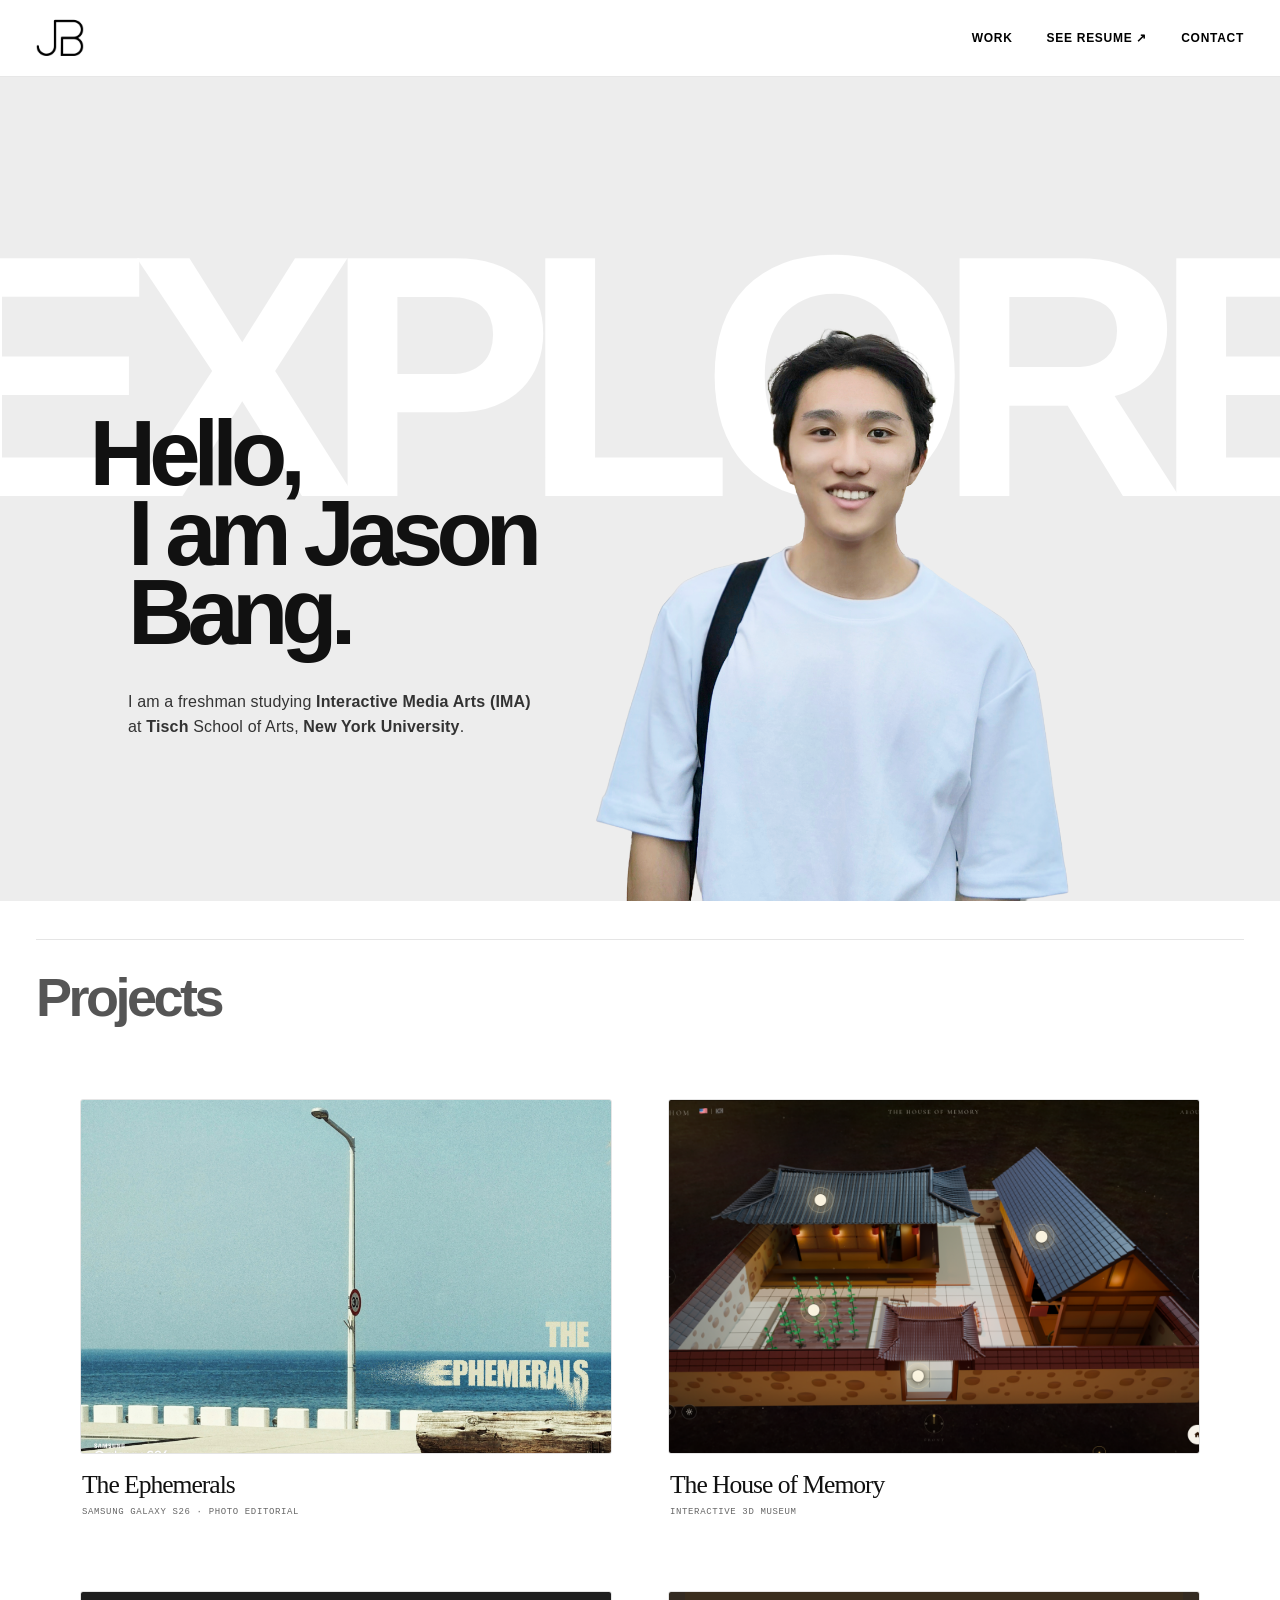
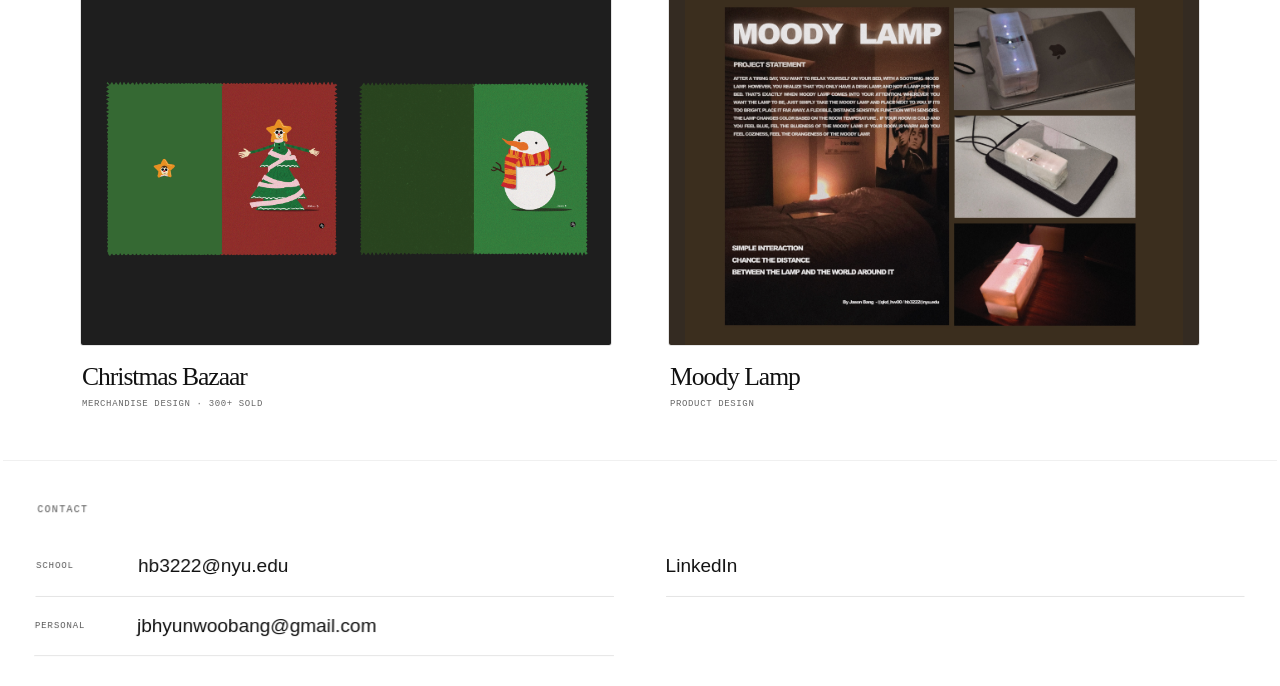
<file: index.html>
<!doctype html>
<html lang="en">
<head>
<meta charset="utf-8" />
<meta http-equiv="Content-Security-Policy" content="default-src 'self'; base-uri 'self'; object-src 'none'; script-src 'self'; style-src 'self' 'unsafe-inline' https://fonts.googleapis.com; font-src 'self' https://fonts.gstatic.com data:; img-src 'self' data: https://jbhyunwoobang.github.io; connect-src 'self'; form-action 'self'; upgrade-insecure-requests">
<meta name="referrer" content="strict-origin-when-cross-origin">
<meta name="viewport" content="width=device-width, initial-scale=1" />
<meta name="theme-color" content="#171816" />
<meta name="description" content="Jason Bang — NYU Tisch Interactive Media Arts student exploring design, code, and interactive experiences." />
<title>Jason Bang — Designer, Maker, Student</title>
<link rel="preconnect" href="https://fonts.googleapis.com"><link rel="preconnect" href="https://fonts.gstatic.com" crossorigin>
<link href="https://fonts.googleapis.com/css2?family=Cormorant+Garamond:wght@400;500;600&family=DM+Mono:wght@400;500&family=Instrument+Sans:wght@400;500;600;700&display=swap" rel="stylesheet">
<style>
:root{--bg:#171816;--surface:#20211f;--surface-2:#252622;--ink:#f4f3ef;--muted:#a4a69e;--subtle:#6e716a;--line:#373934;--blue:#7399c8;--blue-bright:#8db2e2;--sans:'Instrument Sans',Arial,sans-serif;--display:'Cormorant Garamond',Georgia,serif;--mono:'DM Mono',monospace;--page:min(1320px,calc(100% - 72px))}*{box-sizing:border-box}html{scroll-behavior:smooth;scroll-padding-top:100px}body{margin:0;background:var(--bg);color:var(--ink);font-family:var(--sans);-webkit-font-smoothing:antialiased;overflow-x:hidden}a{color:inherit;text-decoration:none}button,a{-webkit-tap-highlight-color:transparent}.grain{position:fixed;inset:0;pointer-events:none;z-index:20;opacity:.065;mix-blend-mode:soft-light;background-image:url("data:image/svg+xml,%3Csvg xmlns='http://www.w3.org/2000/svg' viewBox='0 0 180 180'%3E%3Cfilter id='n'%3E%3CfeTurbulence type='fractalNoise' baseFrequency='.78' numOctaves='3' stitchTiles='stitch'/%3E%3C/filter%3E%3Crect width='100%25' height='100%25' filter='url(%23n)' opacity='.45'/%3E%3C/svg%3E");background-size:180px 180px}.progress{position:fixed;z-index:30;inset:0 auto auto 0;width:100%;height:2px;background:transparent}.progress span{display:block;height:100%;width:0;background:var(--blue-bright);box-shadow:0 0 14px #7399c866}.wrap{width:var(--page);margin-inline:auto}.nav-shell{position:sticky;top:0;z-index:25;border-bottom:1px solid #ffffff12;background:#171816d9;backdrop-filter:blur(14px)}.nav{height:76px;display:flex;align-items:center;justify-content:space-between}.brand{font-size:14px;font-weight:800;letter-spacing:-.04em}.brand sup{font:9px var(--mono);color:var(--blue-bright);margin-left:3px}.navlinks{display:flex;gap:34px}.navlinks a{font:10px var(--mono);letter-spacing:.07em;color:var(--muted);transition:color .2s}.navlinks a:hover,.navlinks a:focus-visible{color:var(--blue-bright)}.status{display:flex;align-items:center;gap:10px;font:9px var(--mono);letter-spacing:.06em;color:var(--muted);text-transform:uppercase}.status i{height:7px;width:7px;background:var(--blue-bright);border-radius:50%;box-shadow:0 0 12px #8db2e280}.hero{position:relative;min-height:calc(100svh - 76px);padding:clamp(80px,11vh,140px) 0 110px;display:grid;grid-template-columns:1.25fr .75fr;align-items:center;gap:30px;isolation:isolate}.eyebrow,.section-label{font:10px var(--mono);letter-spacing:.13em;text-transform:uppercase;color:var(--blue-bright)}.hero .eyebrow{margin:0 0 34px}.hero h1{position:relative;z-index:2;font-size:clamp(74px,10vw,148px);line-height:.85;letter-spacing:-.095em;font-weight:500;margin:0;max-width:850px}.hero h1 span{display:block}.hero h1 span:nth-child(2){margin-left:clamp(70px,13vw,190px)}.hero h1 span:nth-child(3){margin-left:clamp(22px,5vw,72px);font-weight:400}.hero-side{position:relative;z-index:3;align-self:end;padding-bottom:5px;max-width:365px;margin-left:auto}.hero-side p{font-size:15px;line-height:1.8;color:var(--muted);margin:0 0 28px}.link-row{display:flex;align-items:center;gap:24px;flex-wrap:wrap}.button{min-height:46px;padding:0 19px;border:1px solid #ffffff2a;border-radius:999px;display:inline-flex;align-items:center;gap:18px;font:10px var(--mono);letter-spacing:.04em;transition:background .22s,border-color .22s,transform .22s}.button.primary{background:var(--blue);color:#111713;border-color:var(--blue);font-weight:500}.button:hover{transform:translateY(-3px);border-color:var(--blue-bright);background:var(--blue-bright)}.text-link{font:10px var(--mono);letter-spacing:.05em;color:var(--muted);border-bottom:1px solid #71746c;padding:0 0 7px;transition:color .2s,border-color .2s}.text-link:hover{color:var(--ink);border-color:var(--blue-bright)}.hero-art{position:absolute;width:min(34vw,470px);aspect-ratio:1;right:2.7%;top:16%;z-index:1;display:grid;place-items:center;transform:translate3d(0,var(--orb-y,0),0) scale(var(--orb-scale,1));will-change:transform}.orb-ring{position:absolute;inset:6%;border-radius:50%;border:1px solid #7399c844;box-shadow:0 0 85px #7399c81c,inset 0 0 52px #7399c80b}.orb-ring::before,.orb-ring::after{content:"";position:absolute;border:1px solid #7399c82b;border-radius:50%;inset:13%;transform:rotate(32deg) scaleX(.72)}.orb-ring::after{transform:rotate(-36deg) scaleX(.7)}.orb-core{width:52%;aspect-ratio:1;border-radius:50%;display:grid;place-items:center;background:radial-gradient(circle at 35% 30%,#8fb5e1,var(--blue) 44%,#33475f 100%);box-shadow:0 0 80px #7399c83d;color:#111713;font-size:clamp(38px,6vw,76px);font-weight:600;letter-spacing:-.1em}.orb-index{position:absolute;right:4%;bottom:13%;font:9px var(--mono);letter-spacing:.1em;color:var(--muted);writing-mode:vertical-rl}.hero-note{position:absolute;left:0;bottom:42px;display:flex;gap:12px;align-items:center;color:var(--subtle);font:9px var(--mono);letter-spacing:.09em;text-transform:uppercase}.hero-note::before{content:"";width:32px;height:1px;background:var(--blue)}.scroll-cue{position:absolute;right:0;bottom:35px;display:flex;align-items:center;gap:12px;color:var(--subtle);font:9px var(--mono);letter-spacing:.1em;text-transform:uppercase}.scroll-cue b{height:30px;width:18px;border:1px solid #6e716a;border-radius:99px;position:relative}.scroll-cue b::after{content:"";position:absolute;width:2px;height:6px;left:7px;top:6px;background:var(--blue-bright);border-radius:4px;animation:scrollDot 1.3s ease-in-out infinite}@keyframes scrollDot{0%,100%{transform:translateY(0);opacity:1}75%{transform:translateY(9px);opacity:.2}}
.intro{padding:118px 0 145px;border-top:1px solid var(--line);display:grid;grid-template-columns:.75fr 1.25fr;gap:50px}.intro-main{max-width:800px}.intro h2{margin:20px 0 0;font-size:clamp(37px,5vw,66px);line-height:1.06;letter-spacing:-.07em;font-weight:500}.intro h2 em{font-family:Georgia,serif;font-weight:400;color:var(--blue-bright)}.intro-copy{max-width:600px;color:var(--muted);font-size:15px;line-height:1.9;margin:29px 0 0}.work{padding:0 0 140px}.work-top{display:flex;justify-content:space-between;align-items:end;margin-bottom:44px;padding-top:24px;border-top:1px solid var(--line)}.work-top h2{font-size:clamp(43px,6vw,76px);font-weight:500;letter-spacing:-.08em;margin:18px 0 0}.work-meta{font:9px var(--mono);letter-spacing:.08em;text-transform:uppercase;color:var(--subtle)}.project-grid{display:grid;grid-template-columns:repeat(12,1fr);gap:74px 24px;align-items:start}.project{position:relative;display:block}.project:nth-child(1){grid-column:1/8}.project:nth-child(2){grid-column:8/13;margin-top:210px}.project:nth-child(3){grid-column:2/12;margin-top:-6px}.project-visual{position:relative;overflow:hidden;background:var(--surface-2);border:1px solid #ffffff0d;border-radius:3px;transform:scale(.96);transition:transform .9s cubic-bezier(.2,.75,.25,1),border-color .3s;aspect-ratio:1.75}.project:nth-child(2) .project-visual{aspect-ratio:1.1}.project:nth-child(3) .project-visual{aspect-ratio:2.75}.project.is-visible .project-visual{transform:scale(1)}.project:hover .project-visual{transform:scale(1.018);border-color:#7399c877}.project-visual::after{content:"";position:absolute;inset:0;background:linear-gradient(130deg,#7399c81a,transparent 48%);pointer-events:none;opacity:.55;transition:opacity .3s}.project:hover .project-visual::after{opacity:1}.project-index{position:absolute;z-index:2;top:18px;left:20px;font:9px var(--mono);color:#a4a69e;letter-spacing:.1em}.project-caption{display:flex;justify-content:space-between;gap:15px;padding:18px 2px 0;align-items:start}.project-caption h3{font-size:19px;letter-spacing:-.04em;font-weight:500;margin:0 0 6px}.project-caption p{font:9px var(--mono);color:var(--subtle);letter-spacing:.07em;text-transform:uppercase;margin:0}.project-arrow{height:35px;width:35px;border:1px solid var(--line);border-radius:50%;display:grid;place-items:center;color:var(--blue-bright);transition:transform .25s,background .25s,border-color .25s}.project:hover .project-arrow{transform:rotate(45deg);background:var(--blue);border-color:var(--blue);color:#111}.mock-ui{position:absolute;inset:16% 21%;border-radius:9px;background:#1a1b19;border:1px solid #ffffff19;box-shadow:0 28px 80px #0008;display:grid;grid-template-columns:24% 1fr;padding:14px;gap:12px;transform:rotate(-2deg);transition:transform .6s}.project:hover .mock-ui{transform:rotate(0) scale(1.02)}.mock-sidebar{background:#222420;border-radius:5px;padding:13px 9px}.mock-dot{width:18px;height:18px;background:var(--blue);border-radius:5px;margin-bottom:23px}.mock-line{height:4px;width:75%;background:#4b4d46;border-radius:9px;margin:10px 0}.mock-line.short{width:48%}.mock-content{padding:10px}.mock-title{font-size:clamp(14px,1.7vw,24px);font-weight:600;letter-spacing:-.05em;line-height:1.1}.bars{display:flex;align-items:end;gap:8px;height:48%;padding:14px 12px 0;background:#222420;border-radius:6px;margin-top:18px}.bars i{display:block;flex:1;border-radius:4px 4px 0 0;background:var(--blue);height:var(--h)}.phone{position:absolute;left:50%;top:50%;transform:translate(-50%,-50%) rotate(3deg);height:82%;aspect-ratio:.53;background:#171816;border:6px solid #41433d;border-radius:26px;box-shadow:0 25px 65px #0009;padding:13% 10%;transition:transform .55s}.project:hover .phone{transform:translate(-50%,-52%) rotate(0) scale(1.035)}.phone-kicker{font:7px var(--mono);color:var(--subtle)}.phone h4{font-size:clamp(13px,1.8vw,22px);line-height:1.08;letter-spacing:-.06em;margin:12px 0}.phone-metric{height:26%;border-radius:8px;padding:10px;background:#252822;color:var(--muted);font:7px var(--mono)}.phone-metric strong{display:block;color:var(--blue-bright);font:600 19px var(--sans);margin-top:8px}.phone-bars{display:flex;gap:4px;align-items:end;height:24%;margin-top:9px}.phone-bars i{flex:1;background:var(--blue);border-radius:3px 3px 0 0;height:var(--h)}.web-window{position:absolute;inset:9% 11%;background:#1a1b19;border:1px solid #ffffff1c;border-radius:8px;box-shadow:0 24px 64px #0008;overflow:hidden;transform:rotate(1deg);transition:transform .6s}.project:hover .web-window{transform:rotate(0) scale(1.015)}.web-bar{height:23px;background:#292a26;display:flex;gap:5px;align-items:center;padding:0 9px}.web-bar i{width:5px;height:5px;border-radius:50%;background:#696b64}.web-content{height:calc(100% - 23px);background:linear-gradient(105deg,#22211f 0 55%,#34302a 55%);padding:clamp(15px,3vw,36px);position:relative}.web-eyebrow{font:7px var(--mono);color:var(--blue-bright);letter-spacing:.09em}.web-title{font:clamp(25px,4vw,54px) Georgia,serif;line-height:.92;letter-spacing:-.05em;margin-top:15px;position:relative;z-index:2}.web-sun{position:absolute;right:13%;bottom:13%;height:clamp(45px,9vw,112px);aspect-ratio:1;border-radius:50%;background:radial-gradient(circle at 30% 30%,#abc6e9,var(--blue) 70%,#435d7b);box-shadow:0 0 60px #7399c844}.orbit-scene{position:absolute;inset:0;display:grid;place-items:center}.orbit-track{height:2px;width:70%;background:#565952;position:absolute}.orbit-point{position:absolute;height:clamp(13px,2vw,24px);width:clamp(13px,2vw,24px);border-radius:50%;background:var(--blue);left:var(--x);top:calc(50% + var(--y));box-shadow:0 0 20px #7399c855;transition:transform .35s}.project:hover .orbit-point{transform:scale(1.5)}.orbit-point:nth-child(odd){background:#74776f}.orbit-note{position:absolute;bottom:18%;font:8px var(--mono);letter-spacing:.15em;color:#a4a69e}
.about{padding:25px 0 140px;border-top:1px solid var(--line);display:grid;grid-template-columns:.75fr 1.25fr;gap:50px}.about-main{max-width:720px}.about h2{font-size:clamp(38px,5vw,64px);line-height:1.02;letter-spacing:-.075em;font-weight:500;margin:20px 0 24px}.about-copy{font-size:14px;line-height:1.9;color:var(--muted);max-width:620px}.skill-list{display:flex;gap:8px;flex-wrap:wrap;margin-top:24px}.skill-list span{border:1px solid var(--line);padding:8px 11px;border-radius:99px;font:8px var(--mono);color:#c2c4bc;letter-spacing:.03em}.contact{position:relative;overflow:hidden;padding:75px 0 30px;border-top:1px solid var(--line)}.contact-inner{min-height:300px;display:flex;justify-content:space-between;align-items:center;gap:30px}.contact h2{font-size:clamp(51px,8vw,102px);line-height:.9;letter-spacing:-.09em;font-weight:500;margin:24px 0}.contact h2 em{color:var(--blue-bright);font-family:Georgia,serif;font-weight:400}.contact-link{display:grid;place-items:center;width:76px;height:76px;border-radius:50%;background:var(--blue);color:#121613;font-size:28px;transition:transform .3s,background .3s}.contact-link:hover{transform:rotate(45deg) scale(1.12);background:var(--blue-bright)}.footer{border-top:1px solid var(--line);padding-top:20px;margin-top:48px;display:flex;justify-content:space-between;gap:20px;color:var(--subtle);font:8px var(--mono);letter-spacing:.05em}.reveal{opacity:0;transform:translateY(30px);transition:opacity .75s ease,transform .75s cubic-bezier(.2,.75,.25,1)}.reveal.is-visible{opacity:1;transform:translateY(0)}.project.reveal{transform:translateY(35px) scale(.985)}.project.reveal.is-visible{transform:translateY(0) scale(1)}.project-visual{view-timeline-name:--project-view;view-timeline-axis:block;animation:mediaZoom linear both;animation-timeline:--project-view;animation-range:entry 0% cover 38%}@keyframes mediaZoom{from{scale:.9}to{scale:1}}@media(prefers-reduced-motion:reduce){html{scroll-behavior:auto}*,*::before,*::after{animation-duration:.01ms!important;animation-iteration-count:1!important;transition-duration:.01ms!important;scroll-behavior:auto!important}.reveal{opacity:1;transform:none}}
@media(max-width:800px){:root{--page:min(100% - 40px,620px)}.nav{height:66px}.navlinks{gap:17px}.status{display:none}.hero{min-height:calc(100svh - 66px);grid-template-columns:1fr;padding:72px 0 116px;align-content:center;gap:30px}.hero h1{font-size:clamp(65px,14vw,112px)}.hero-art{width:min(44vw,300px);right:0;top:15%;opacity:.9}.hero-side{margin:16px 0 0 10%;max-width:350px}.hero-side p{font-size:14px}.hero-note{bottom:42px}.scroll-cue{bottom:35px}.intro,.about{grid-template-columns:1fr;gap:23px;padding:82px 0 95px}.intro h2{font-size:clamp(38px,8vw,55px)}.work{padding-bottom:96px}.work-top{align-items:start;gap:20px;flex-direction:column;margin-bottom:30px}.work-top h2{font-size:52px}.project-grid{grid-template-columns:1fr;gap:48px}.project:nth-child(1),.project:nth-child(2),.project:nth-child(3){grid-column:1;margin:0}.project-featured{grid-column:1!important;width:100%}.project-thom,.project-christmas,.project-moodies{grid-column:1!important;width:100%;margin:0!important}.project-thom .project-visual{aspect-ratio:1.3!important}.project:nth-child(2){width:86%;margin-left:auto}.project:nth-child(3){width:94%}.project-visual{aspect-ratio:1.45}.project:nth-child(2) .project-visual{aspect-ratio:1.15}.project:nth-child(3) .project-visual{aspect-ratio:1.8}.mock-ui{inset:17% 14%}.contact-inner{min-height:270px}.contact h2{font-size:clamp(52px,10vw,76px)}}
@media(max-width:440px){:root{--page:calc(100% - 34px)}.navlinks{gap:12px}.navlinks a{font-size:8px}.brand{font-size:12px}.hero h1{font-size:clamp(58px,15vw,78px)}.hero-art{width:46vw;right:-4%;top:13%;opacity:.74}.hero-side{margin-left:0;max-width:295px}.hero-side p{max-width:270px}.hero-note{font-size:7px}.scroll-cue{font-size:7px}.contact-inner{align-items:flex-start;flex-direction:column;justify-content:center}.contact-link{width:60px;height:60px}.footer{font-size:7px}.work-meta{font-size:8px}}

/* Editorial type and a touch of analog texture */
.hero h1,.intro h2,.work-top h2,.about h2,.contact h2{font-family:var(--display);font-weight:500;letter-spacing:-.045em}
.hero h1{line-height:.78;letter-spacing:-.055em}
.hero h1 span:nth-child(3){font-weight:400}
.intro h2,.about h2{line-height:.98}
.work-top h2{font-weight:500}
.contact h2{line-height:.82}
.grain{opacity:.055;background-size:140px 140px}
@media(max-width:800px){.hero h1{line-height:.82}.intro h2,.about h2{line-height:1.02}}

/* Time-based 3D field and tactile project depth */
.hero-art{perspective:1000px}
.world-canvas{position:fixed;inset:0;width:100vw;height:100svh;z-index:0;pointer-events:none;opacity:.42;mix-blend-mode:screen}.nav-shell,main{position:relative;z-index:1}
.orb-ring{opacity:.38}
.orb-core{position:relative;z-index:2;background:radial-gradient(circle at 34% 28%,#dce7f3aa,var(--blue) 46%,#33475f 100%);box-shadow:0 0 90px #7399c855,inset -18px -22px 35px #111a2b88;transform:translateZ(24px)}
.intro,.work,.about,.contact{transform-style:preserve-3d;transform:perspective(1400px) rotateX(var(--section-rx,0deg)) translateZ(var(--section-z,0px));transform-origin:50% 50%;transition:transform .22s ease-out}
.intro-main,.about-main,.work-top,.contact-inner{transform:translateZ(22px)}
.intro h2,.about h2,.work-top h2,.contact h2{transform:translateZ(34px)}
.project{perspective:1100px;transform-style:preserve-3d}
.project-visual{transform:perspective(1100px) rotateX(var(--card-rx,0deg)) rotateY(var(--card-ry,0deg)) scale(.96);transform-style:preserve-3d;will-change:transform}
.project.is-visible .project-visual{transform:perspective(1100px) rotateX(var(--card-rx,0deg)) rotateY(var(--card-ry,0deg)) scale(1)}
.project:hover .project-visual{transform:perspective(1100px) rotateX(var(--card-rx,0deg)) rotateY(var(--card-ry,0deg)) scale(1.025)}
.project-index,.project-caption{transition:transform .35s}
.project:hover .project-index{transform:translateZ(26px)}
.project:hover .project-caption{transform:translateY(-3px)}
@media(prefers-reduced-motion:reduce){.world-canvas{display:none}.intro,.work,.about,.contact{transform:none!important}.project-visual,.project.is-visible .project-visual,.project:hover .project-visual{transform:none}}

.project-featured{grid-column:1/13!important;width:100%}.project-thom{grid-column:2/10!important;width:100%;margin-top:10px!important}.project-christmas{grid-column:4/13!important;width:100%;margin-top:-5px!important}.project-moodies{grid-column:3/11!important;width:100%;margin-top:8px!important}.project-moodies .project-visual{aspect-ratio:1.414!important;background:#342b22}.project-moodies .project-cover{object-fit:contain;filter:none}.project-moodies:hover .project-cover{filter:none;transform:scale(1.012)}.project-thom .project-visual{aspect-ratio:1.55!important}.project-thom .project-cover{filter:brightness(.92) saturate(.78)}.project-thom:hover .project-cover{filter:brightness(1) saturate(.95)}.project-featured .project-visual{aspect-ratio:2.05;background:#0b0c0c}.project-cover{position:absolute;inset:0;width:100%;height:100%;object-fit:cover;transition:transform 1.2s cubic-bezier(.18,.7,.2,1),filter .6s;filter:brightness(.78) saturate(.78)}.project-featured:hover .project-cover{transform:scale(1.035);filter:brightness(.95) saturate(.94)}.project-cover-title{position:absolute;z-index:2;right:5%;bottom:8%;font:500 clamp(38px,8vw,110px)/.73 var(--display);letter-spacing:-.06em;color:#f4f3ef;text-shadow:0 4px 36px #0008;transform:translateZ(46px)}.project-cover-title b{font:18px var(--mono);color:var(--blue-bright);vertical-align:top}

/* Keep the project collection balanced and image-led */
#work .project-grid{grid-template-columns:repeat(2,minmax(0,1fr));gap:38px 24px}
#work .project{grid-column:auto!important;width:100%!important;margin:0!important}
#work .project-visual{aspect-ratio:4/3!important;border-radius:3px}
#work .project-cover{filter:none;object-fit:cover}
#work .project:hover .project-cover{filter:none}
#work .project-moodies .project-cover{object-fit:contain;background:#342b22}
@media(max-width:700px){#work .project-grid{grid-template-columns:1fr;gap:30px}#work .project{width:100%!important}}

/* Simple portfolio: clear intro, one large project per row */
.hero{display:flex;min-height:calc(100svh - 76px);padding:clamp(100px,16vh,180px) 0;align-items:center}
.hero-copy{width:100%;max-width:1200px}.hero h1{font-family:var(--display);font-size:clamp(72px,12vw,170px);line-height:.82;letter-spacing:-.065em}.hero h1 span:nth-child(2){margin-left:clamp(24px,8vw,115px);white-space:nowrap}.work-top{margin-bottom:28px;padding-top:10px}.work-top .section-label{font:500 clamp(40px,6vw,76px)/.9 var(--display);color:var(--ink);letter-spacing:-.045em;text-transform:none}.hero-summary{font-size:clamp(16px,2vw,23px);color:var(--muted);margin:35px 0 0 8vw;letter-spacing:.01em}
#work .project-grid{grid-template-columns:repeat(2,minmax(0,1fr));gap:46px 28px}
#work .project{grid-column:auto!important;width:100%!important;margin:0!important}
#work .project-visual{aspect-ratio:4/3!important}
#work .project-caption{padding-top:16px}
.contact-inner{justify-content:flex-start;min-height:0;padding:65px 0 78px}.contact-list{display:grid;grid-template-columns:minmax(0,1.2fr) minmax(0,.8fr);grid-template-areas:"school linkedin" "personal .";column-gap:clamp(32px,6vw,88px);row-gap:0;margin-top:20px;width:min(100%,1100px)}.contact-list a{display:grid;grid-template-columns:130px minmax(0,1fr) 24px;align-items:center;gap:18px;min-width:0;padding:18px 0;border-bottom:1px solid var(--line)}.school-contact{grid-area:school}.linkedin-contact{grid-area:linkedin;grid-template-columns:minmax(0,1fr)!important;min-height:62px}.personal-contact{grid-area:personal}.contact-list span{font:9px var(--mono);letter-spacing:.1em;text-transform:uppercase;color:var(--muted)}.contact-list strong{font-size:clamp(14px,2vw,19px);font-weight:500}.contact-list b{font:16px var(--mono);font-weight:400;color:var(--blue)}.contact-list a:hover strong{color:var(--blue)}
@media(max-width:700px){.hero h1{font-size:clamp(58px,13vw,95px)}.hero h1 span:nth-child(2){margin-left:18px;white-space:normal}.hero-summary{margin-left:18px}.contact-list{grid-template-columns:minmax(0,1fr);grid-template-areas:"school" "personal" "linkedin";column-gap:0}.contact-list a{grid-template-columns:84px minmax(0,1fr) 18px;gap:8px}.contact-list .linkedin-contact{grid-template-columns:minmax(0,1fr)!important;min-height:0}.contact-list strong{font-size:14px}#work .project-grid{gap:42px}}
</style>
<style>
/* Keep project links stationary and make each complete card one stable target. */
#work{transform:none!important;transform-style:flat!important}
#work .project{position:relative;z-index:4;display:block;cursor:pointer;pointer-events:auto;transform:none!important;perspective:none!important;transform-style:flat!important}
#work .project>*{pointer-events:none}
#work .project.reveal,#work .project.reveal.is-visible{opacity:1;transform:none!important;transition:opacity .45s ease}
#work .project .project-visual,#work .project.is-visible .project-visual,#work .project:hover .project-visual{transform:none!important;scale:1!important;animation:none!important;view-timeline-name:none;will-change:auto}
#work .project .project-cover,#work .project:hover .project-cover{transform:none!important;filter:none!important}
#work .project .project-index,#work .project:hover .project-index,#work .project .project-caption,#work .project:hover .project-caption{transform:none!important}
#work .project:focus-visible{outline:2px solid var(--blue-bright);outline-offset:5px}
#work .project-grid{width:min(100%,1120px);margin-inline:auto;column-gap:56px;row-gap:72px}
#work .project-visual{aspect-ratio:3/2!important}
#work .project-thom .project-visual{aspect-ratio:8/5!important}
#work .project-caption{padding:16px 2px 0;min-height:56px}
#work .project-caption h3{font:500 19px/1.15 var(--sans);letter-spacing:-.04em;margin:0 0 7px}
#work .project-caption p{font:9px/1.4 var(--mono);letter-spacing:.07em;text-transform:uppercase;margin:0;color:var(--subtle)}
@media(max-width:700px){#work .project-grid{width:min(100%,520px);row-gap:48px}}
.hero{display:grid;grid-template-columns:minmax(0,1.05fr) minmax(280px,.95fr);gap:clamp(40px,8vw,112px);min-height:calc(100svh - 76px);padding:clamp(70px,10vh,120px) 0;align-items:center}
.hero-copy{max-width:620px;min-width:0}
.hero h1{font-size:clamp(54px,6.4vw,96px);line-height:.9;letter-spacing:-.06em}
.hero h1 span:nth-child(2){margin-left:clamp(18px,3vw,46px);white-space:normal}
.hero-summary{max-width:480px;margin:32px 0 0 clamp(18px,3vw,46px);font-size:clamp(15px,1.4vw,19px)}
.hero-photo{width:92%;max-width:390px;aspect-ratio:4/5;justify-self:end;margin:0;position:relative;overflow:hidden;border:1px solid var(--line);background:linear-gradient(145deg,#252a2e,#1c1e1c 70%);display:grid;place-items:center}
.hero-photo::before{content:"";position:absolute;inset:12px;border:1px solid #ffffff14;pointer-events:none}
.hero-photo span{font:9px var(--mono);letter-spacing:.16em;text-transform:uppercase;color:var(--subtle)}
.hero-photo img{display:block;width:100%;height:100%;object-fit:cover;object-position:center 65%;transform:scale(1.35);transform-origin:center 65%}
@media(max-width:700px){.hero{grid-template-columns:1fr;gap:38px;min-height:auto;padding:75px 0 86px}.hero-copy{max-width:100%}.hero h1{font-size:clamp(56px,11vw,84px)}.hero-summary{margin-left:18px}.hero-photo{width:min(68%,330px);justify-self:center;aspect-ratio:4/5}}
</style>
<link rel="stylesheet" href="assets/light-theme.css">
<link rel="icon" type="image/png" sizes="256x256" href="/assets/jb-logo-exact.png">
<style>.brand{display:flex;align-items:center;width:48px;height:48px}.brand-logo{display:block;width:100%;height:100%;object-fit:contain}</style>
</head>
<body>
<canvas class="world-canvas" id="worldCanvas" aria-hidden="true"></canvas><div class="progress" aria-hidden="true"><span id="progressBar"></span></div><div class="grain" aria-hidden="true"></div><div class="cursor-dot" aria-hidden="true"></div>
<header class="nav-shell"><nav class="nav wrap" aria-label="Main navigation"><a class="brand" href="#top" aria-label="Jason Bang home"><img class="brand-logo" src="/assets/jb-logo-exact.png" alt=""></a><div class="navlinks"><a href="#work">WORK</a><a href="assets/jason-bang-resume.pdf" target="_blank" rel="noopener">SEE RESUME ↗</a><a href="#contact">CONTACT</a></div></nav></header>
<main id="top">
<section class="hero hero-home wrap"><div class="hero-backdrop" aria-hidden="true">EXPLORE</div><div class="hero-copy"><h1 class="reveal"><span>Hello,</span><span>I am Jason Bang.</span></h1><p class="hero-summary reveal">I am a freshman studying <strong>Interactive Media Arts (IMA)</strong><br class="intro-line-break"> at <strong>Tisch</strong> School of Arts, <strong>New York University</strong>.</p></div><img class="hero-portrait" src="assets/jason-bang-hero-current.png" alt="Portrait of Jason Bang"></section>

<section class="work wrap" id="work"><div class="work-top reveal"><div><div class="section-label">Projects</div></div></div><div class="project-grid"><a class="project project-featured reveal" href="projects/the-ephemerals.html" aria-label="View project details for The Ephemerals"><div class="project-visual"><img class="project-cover" src="assets/the-ephemerals/pages/page-02.jpg" alt="Second page of The Ephemerals photo editorial"></div><div class="project-caption"><div><h3>The Ephemerals</h3><p>Samsung Galaxy S26 · Photo editorial</p></div></div></a><a class="project project-thom reveal" href="https://jbhyunwoobang.github.io/thom/?v=2" target="_blank" rel="noopener" aria-label="Open THOM: The House of Memory interactive museum"><div class="project-visual"><img class="project-cover thom-cover" src="assets/thom-cover.png" alt="THOM museum interface showing its interactive 3D reconstruction of the family hanok, navigation, and hotspots"></div><div class="project-caption"><div><h3>The House of Memory</h3><p>Interactive 3D museum</p></div></div></a><a class="project project-christmas reveal" href="projects/christmas-bazaar.html" aria-label="View project details for Christmas Bazaar"><div class="project-visual"><img class="project-cover" src="assets/christmas-bazaar/design-cover.png" alt="Christmas Bazaar holiday illustrations featuring a Christmas tree character and snowman"></div><div class="project-caption"><div><h3>Christmas Bazaar</h3><p>Merchandise design · 300+ sold</p></div></div></a><a class="project project-moodies reveal" href="projects/moody-lamp.html" aria-label="View project details for Moody Lamp"><div class="project-visual"><img class="project-cover" src="assets/moody-lamp.jpg" alt="Moody Lamp concept board showing a handmade mood-sensitive bedside lamp and prototype photos"></div><div class="project-caption"><div><h3>Moody Lamp</h3><p>Product design</p></div></div></a></div></section>

<section class="contact" id="contact"><div class="wrap"><div class="contact-inner reveal"><div><div class="section-label">Contact</div><div class="contact-list"><a class="school-contact" href="https://mail.google.com/mail/?view=cm&amp;fs=1&amp;to=hb3222%40nyu.edu" target="_blank" rel="noopener"><span>School</span><strong>hb3222@nyu.edu</strong></a><a class="linkedin-contact" href="https://www.linkedin.com/in/jason-bang-938430426/" target="_blank" rel="noopener"><strong>LinkedIn</strong></a><a class="personal-contact" href="https://mail.google.com/mail/?view=cm&amp;fs=1&amp;to=jbhyunwoobang%40gmail.com" target="_blank" rel="noopener"><span>Personal</span><strong>jbhyunwoobang@gmail.com</strong></a></div></div></div></div></section>
</main>
<script src="assets/home.js" defer></script>
</body>
</html>
</file>
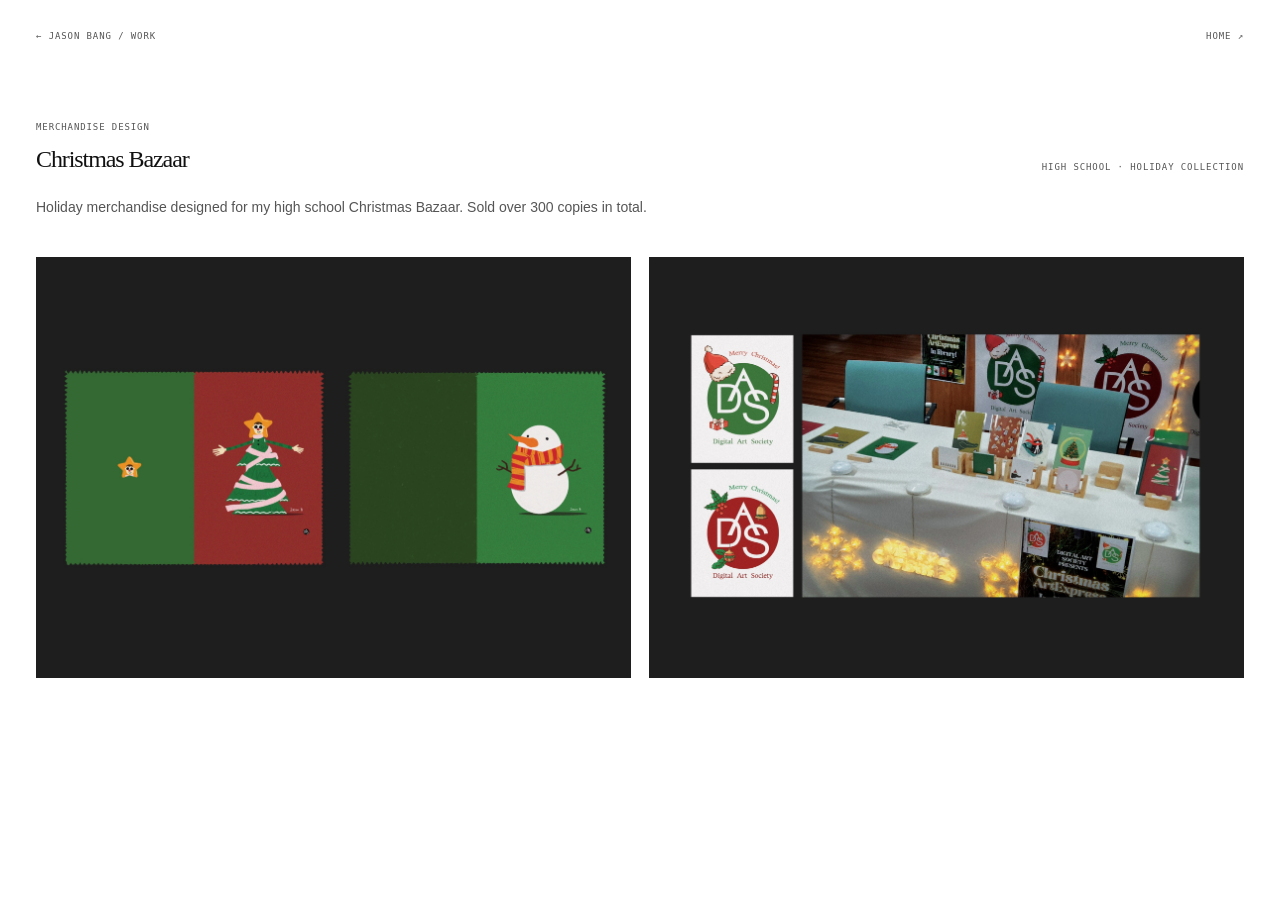
<file: projects/christmas-bazaar.html>
<!doctype html>
<html lang="en">
<head>
<meta charset="utf-8">
<meta http-equiv="Content-Security-Policy" content="default-src 'self'; base-uri 'self'; object-src 'none'; script-src 'self'; style-src 'self' 'unsafe-inline' https://fonts.googleapis.com; font-src 'self' https://fonts.gstatic.com data:; img-src 'self' data: https://jbhyunwoobang.github.io; connect-src 'self'; form-action 'self'; upgrade-insecure-requests">
<meta name="referrer" content="strict-origin-when-cross-origin"><meta name="viewport" content="width=device-width, initial-scale=1"><meta name="theme-color" content="#171816">
<title>Christmas Bazaar — Jason Bang</title>
<link rel="preconnect" href="https://fonts.googleapis.com"><link rel="preconnect" href="https://fonts.gstatic.com" crossorigin><link href="https://fonts.googleapis.com/css2?family=Cormorant+Garamond:wght@400;500;600&family=DM+Mono:wght@400;500&family=Instrument+Sans:wght@400;500;600;700&display=swap" rel="stylesheet">
<style>
:root{--bg:#171816;--ink:#f4f3ef;--muted:#a4a69e;--line:#373934;--blue:#8db2e2;--serif:'Cormorant Garamond',Georgia,serif;--mono:'DM Mono',monospace;--page:min(1320px,calc(100% - 72px))}*{box-sizing:border-box}body{margin:0;background:var(--bg);color:var(--ink)}.grain{position:fixed;inset:0;pointer-events:none;z-index:20;opacity:.05;mix-blend-mode:soft-light;background:url("data:image/svg+xml,%3Csvg xmlns='http://www.w3.org/2000/svg' viewBox='0 0 180 180'%3E%3Cfilter id='n'%3E%3CfeTurbulence type='fractalNoise' baseFrequency='.78' numOctaves='3' stitchTiles='stitch'/%3E%3C/filter%3E%3Crect width='100%25' height='100%25' filter='url(%23n)' opacity='.45'/%3E%3C/svg%3E") repeat;background-size:140px}.wrap{width:var(--page);margin:auto}.nav{height:72px;border-bottom:1px solid #ffffff18;display:flex;justify-content:space-between;align-items:center}.nav a,.label{font:9px var(--mono);letter-spacing:.1em;text-transform:uppercase;color:var(--muted);text-decoration:none}.nav a:hover{color:var(--blue)}.heading{padding:50px 0 24px;display:flex;justify-content:space-between;align-items:end;gap:20px}.heading h1{font:500 24px/1.1 var(--serif);letter-spacing:-.045em;margin:14px 0 0}.heading p{font:9px var(--mono);color:var(--muted);text-transform:uppercase;letter-spacing:.1em;margin:0}.description{font:14px/1.6 Instrument Sans,Arial,sans-serif;color:var(--muted);max-width:760px;margin:0 0 38px;padding:0}.images{display:grid;grid-template-columns:1fr 1fr;gap:18px;padding-bottom:70px}.images img{display:block;width:100%;aspect-ratio:1.414;object-fit:contain;background:#20211f;transition:transform .6s,filter .4s}.images a{overflow:hidden;display:block;background:#20211f}.images a:hover img{transform:scale(1.018);filter:brightness(1.08)}dialog#bazaar-lightbox{width:min(94vw,1400px);max-height:92vh;padding:0;border:1px solid #ddd;background:#fff}dialog#bazaar-lightbox img{display:block;max-width:100%;max-height:86vh;margin:auto;object-fit:contain}dialog#bazaar-lightbox button{position:fixed;top:20px;right:20px;width:42px;height:42px;border-radius:50%;border:1px solid #555;background:#fff;color:#111;font-size:20px;cursor:pointer}dialog#bazaar-lightbox::backdrop{background:rgba(0,0,0,.72);backdrop-filter:blur(6px)}.footer{border-top:1px solid var(--line);padding:18px 0 26px;display:flex;justify-content:space-between;gap:20px;font:8px var(--mono);letter-spacing:.08em;color:var(--muted)}.footer a{color:inherit;text-decoration:none}.footer a:hover{color:var(--blue)}@media(max-width:700px){:root{--page:calc(100% - 32px)}.heading{align-items:start;flex-direction:column;padding-top:36px}.images{grid-template-columns:1fr;gap:14px}.footer{font-size:7px;flex-wrap:wrap}}
</style>
<link rel="stylesheet" href="../assets/light-theme.css">
<link rel="icon" type="image/png" sizes="256x256" href="/assets/jb-logo-exact.png">
</head>
<body><div class="grain" aria-hidden="true"></div><header class="wrap"><nav class="nav"><a href="../index.html#work">← JASON BANG / WORK</a><a href="../index.html">HOME ↗</a></nav></header><main class="wrap"><section class="heading"><div><div class="label">Merchandise design</div><h1>Christmas Bazaar</h1></div><p>High school · Holiday collection</p></section><p class="description">Holiday merchandise designed for my high school Christmas Bazaar. Sold over 300 copies in total.</p><section class="images" aria-label="Christmas Bazaar merchandise design"><a href="../assets/christmas-bazaar/design-cover.jpg"><img src="../assets/christmas-bazaar/design-cover.jpg" alt="Christmas-themed high school bazaar merchandise illustrations"></a><a href="../assets/christmas-bazaar/bazaar-display.jpg"><img src="../assets/christmas-bazaar/bazaar-display.jpg" alt="Designed holiday products displayed at the Christmas Bazaar"></a></section></main><dialog id="bazaar-lightbox" aria-label="Full-size Christmas Bazaar image"><button type="button" aria-label="Close image">×</button><img alt=""></dialog><div class="cursor-dot" aria-hidden="true"></div>


<script src="../assets/projects.js" defer></script>
</body>
</html>
</file>
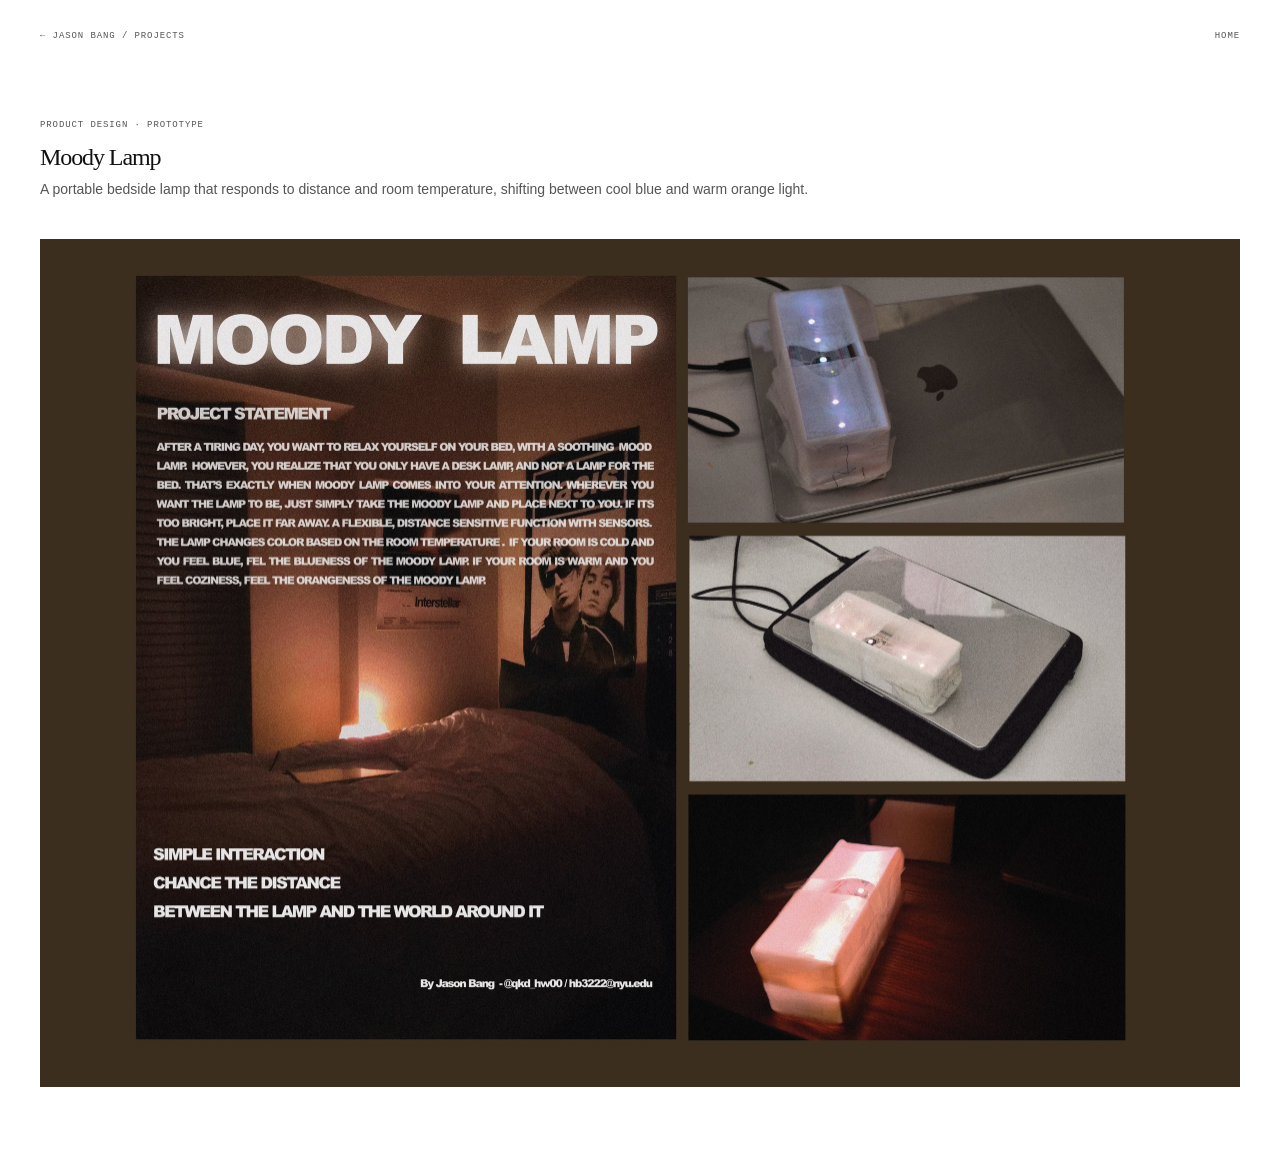
<file: projects/moody-lamp.html>
<!doctype html>
<html lang="en"><head><meta charset="utf-8">
<meta http-equiv="Content-Security-Policy" content="default-src 'self'; base-uri 'self'; object-src 'none'; script-src 'self'; style-src 'self' 'unsafe-inline' https://fonts.googleapis.com; font-src 'self' https://fonts.gstatic.com data:; img-src 'self' data: https://jbhyunwoobang.github.io; connect-src 'self'; form-action 'self'; upgrade-insecure-requests">
<meta name="referrer" content="strict-origin-when-cross-origin"><meta name="viewport" content="width=device-width, initial-scale=1"><meta name="theme-color" content="#171816"><title>Moody Lamp — Jason Bang</title><link rel="preconnect" href="https://fonts.googleapis.com"><link rel="preconnect" href="https://fonts.gstatic.com" crossorigin><link href="https://fonts.googleapis.com/css2?family=Cormorant+Garamond:wght@400;500;600&family=DM+Mono:wght@400;500&family=Instrument+Sans:wght@400;500;600;700&display=swap" rel="stylesheet"><style>
:root{--bg:#171816;--ink:#f4f3ef;--muted:#a4a69e;--line:#373934;--blue:#8db2e2;--page:min(1200px,calc(100% - 64px))}*{box-sizing:border-box}body{margin:0;background:var(--bg);color:var(--ink);font-family:'Instrument Sans',Arial,sans-serif}a{color:inherit;text-decoration:none}.wrap{width:var(--page);margin:auto}.nav{height:72px;border-bottom:1px solid #ffffff20;display:flex;justify-content:space-between;align-items:center}.nav a,.eyebrow{font:9px 'DM Mono',monospace;letter-spacing:.1em;text-transform:uppercase;color:var(--muted)}.nav a:hover,.cta:hover{color:var(--blue)}main{padding:48px 0 72px}.eyebrow{margin:0 0 14px}h1{font:500 24px/1.1 'Cormorant Garamond',Georgia,serif;letter-spacing:-.045em;margin:0 0 8px}.description{font-size:14px;line-height:1.6;color:var(--muted);max-width:900px;margin:0 0 38px}.cover{width:100%;display:block;object-fit:contain;background:#20211f}.cta{display:inline-flex;margin-top:26px;border-bottom:1px solid #ffffff55;padding-bottom:8px;font:10px 'DM Mono',monospace;letter-spacing:.06em;text-transform:uppercase}.foot{margin-top:60px;border-top:1px solid var(--line);padding-top:18px;font:9px 'DM Mono',monospace;color:var(--muted);display:flex;justify-content:space-between}@media(max-width:600px){:root{--page:calc(100% - 32px)}main{padding-top:36px}.foot{font-size:8px}}
</style><link rel="stylesheet" href="../assets/light-theme.css">
<link rel="icon" type="image/png" sizes="256x256" href="/assets/jb-logo-exact.png">
</head><body><header class="wrap"><nav class="nav"><a href="../index.html#work">← JASON BANG / PROJECTS</a><a href="../index.html">HOME</a></nav></header><main class="wrap"><p class="eyebrow">Product design · Prototype</p><h1>Moody Lamp</h1><p class="description">A portable bedside lamp that responds to distance and room temperature, shifting between cool blue and warm orange light.</p><img class="cover" src="../assets/moody-lamp.jpg" alt="Moody Lamp concept board and prototype photographs"></main><div class="cursor-dot" aria-hidden="true"></div>

<script src="../assets/projects.js" defer></script>
</body></html>
</file>
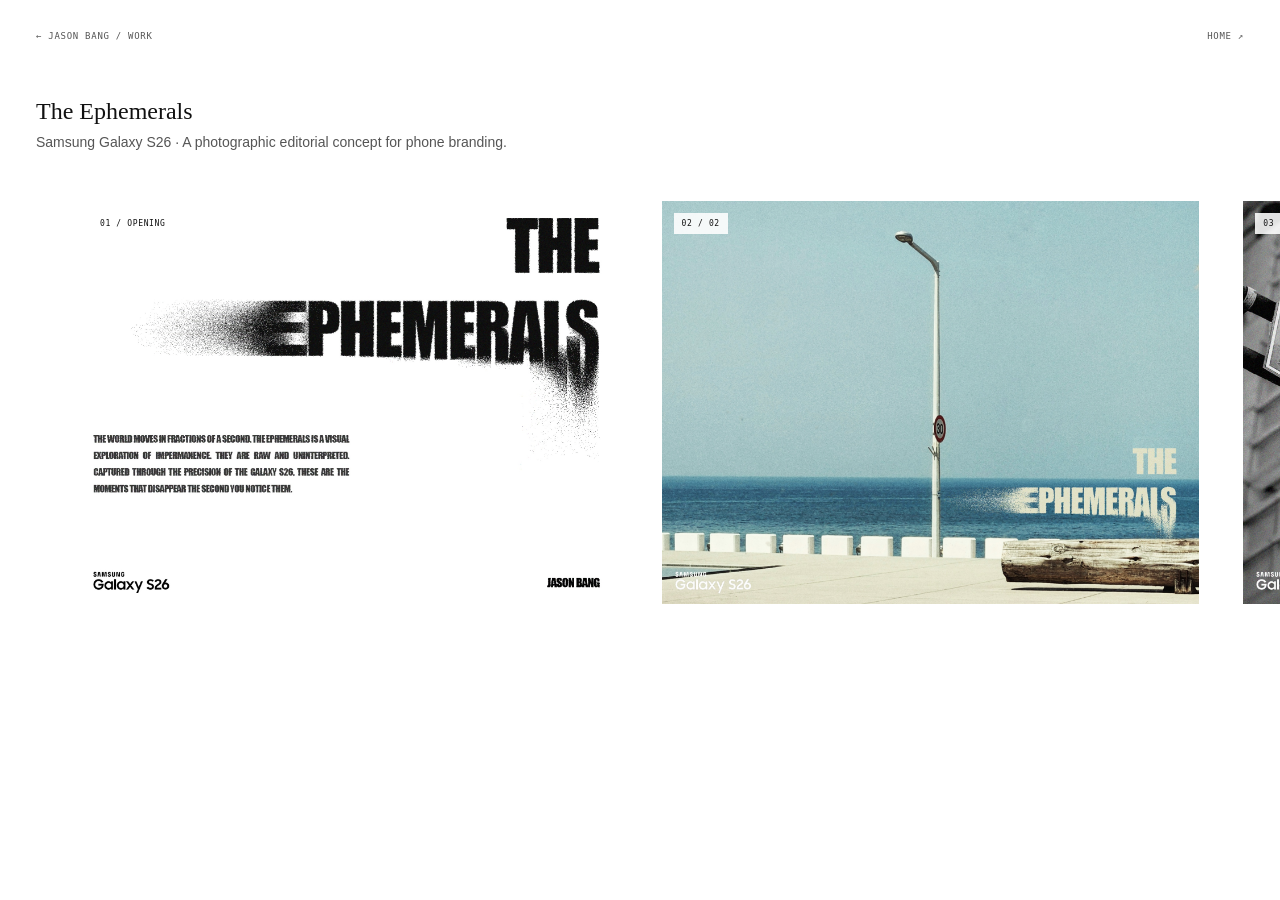
<file: projects/the-ephemerals.html>
<!doctype html>
<html lang="en">
<head>
<meta charset="utf-8">
<meta http-equiv="Content-Security-Policy" content="default-src 'self'; base-uri 'self'; object-src 'none'; script-src 'self'; style-src 'self' 'unsafe-inline' https://fonts.googleapis.com; font-src 'self' https://fonts.gstatic.com data:; img-src 'self' data: https://jbhyunwoobang.github.io; connect-src 'self'; form-action 'self'; upgrade-insecure-requests">
<meta name="referrer" content="strict-origin-when-cross-origin"><meta name="viewport" content="width=device-width, initial-scale=1">
<meta name="theme-color" content="#171816"><meta name="description" content="The Ephemerals — Samsung Galaxy S26 photographic editorial concept by Jason Bang.">
<title>The Ephemerals — Jason Bang</title>
<link rel="preconnect" href="https://fonts.googleapis.com"><link rel="preconnect" href="https://fonts.gstatic.com" crossorigin>
<link href="https://fonts.googleapis.com/css2?family=Cormorant+Garamond:wght@400;500;600&family=DM+Mono:wght@400;500&family=Instrument+Sans:wght@400;500;600;700&display=swap" rel="stylesheet">
<style>
:root{--bg:#171816;--ink:#f4f3ef;--muted:#a4a69e;--line:#373934;--blue:#8db2e2;--sans:'Instrument Sans',Arial,sans-serif;--serif:'Cormorant Garamond',Georgia,serif;--mono:'DM Mono',monospace;--page:min(1320px,calc(100% - 72px))}*{box-sizing:border-box}html{scroll-behavior:smooth}body{margin:0;background:var(--bg);color:var(--ink);font-family:var(--sans)}.grain{position:fixed;inset:0;pointer-events:none;z-index:20;opacity:.05;mix-blend-mode:soft-light;background:url("data:image/svg+xml,%3Csvg xmlns='http://www.w3.org/2000/svg' viewBox='0 0 180 180'%3E%3Cfilter id='n'%3E%3CfeTurbulence type='fractalNoise' baseFrequency='.78' numOctaves='3' stitchTiles='stitch'/%3E%3C/filter%3E%3Crect width='100%25' height='100%25' filter='url(%23n)' opacity='.45'/%3E%3C/svg%3E") repeat;background-size:140px}.wrap{width:var(--page);margin:auto}.nav{height:72px;display:flex;justify-content:space-between;align-items:center;border-bottom:1px solid #ffffff18}.nav a{font:9px var(--mono);letter-spacing:.08em;text-transform:uppercase;text-decoration:none;color:var(--muted)}.nav a:hover{color:var(--blue)}.hero{position:relative;margin:20px 0 30px;overflow:hidden;height:min(68vw,680px);min-height:340px;background:#111}.hero img{width:100%;height:100%;object-fit:cover;filter:brightness(.75);animation:arrive 1.1s ease both}.hero h1{position:absolute;left:5%;bottom:4%;margin:0;font:500 clamp(52px,11vw,148px)/.72 var(--serif);letter-spacing:-.06em;text-shadow:0 4px 36px #0008}.hero h1 span{display:block}.hero h1 span:last-child{margin-left:.3em}.label{position:absolute;top:20px;left:20px;font:8px var(--mono);text-transform:uppercase;letter-spacing:.12em;background:#171816b8;padding:10px 12px}.project-note{padding:26px 0 18px;color:var(--muted);font:14px/1.6 var(--sans)}.project-note strong{display:block;margin-bottom:6px;color:var(--ink);font:500 24px var(--serif)}.gallery{display:grid;grid-template-columns:repeat(12,1fr);gap:20px;padding-bottom:70px}.photo{position:relative;overflow:hidden;background:#222;cursor:zoom-in;transform-style:preserve-3d;perspective:800px}.photo img{display:block;width:100%;height:100%;object-fit:cover;transition:transform .7s,filter .4s;filter:saturate(.88)}.photo:hover img{transform:scale(1.03);filter:saturate(1)}.photo:nth-child(1){grid-column:1/8;aspect-ratio:1.62}.photo:nth-child(2){grid-column:9/13;aspect-ratio:.82;margin-top:130px}.photo:nth-child(3){grid-column:2/7;aspect-ratio:1.3;margin-top:18px}.photo:nth-child(4){grid-column:8/13;aspect-ratio:1.28;margin-top:120px}.photo:nth-child(5){grid-column:1/6;aspect-ratio:1.1}.photo:nth-child(6){grid-column:7/13;aspect-ratio:1.48;margin-top:90px}.photo:nth-child(7){grid-column:2/8;aspect-ratio:1.38}.photo:nth-child(8){grid-column:9/13;aspect-ratio:.95;margin-top:85px}.photo:nth-child(9){grid-column:3/11;aspect-ratio:1.7;margin-top:20px}.photo span{position:absolute;top:12px;left:12px;font:8px var(--mono);letter-spacing:.08em;text-shadow:0 1px 8px #000}.foot{border-top:1px solid var(--line);padding:18px 0 28px;display:flex;justify-content:space-between;gap:20px;font:8px var(--mono);letter-spacing:.08em;color:var(--muted)}.foot a{color:inherit;text-decoration:none}.foot a:hover{color:var(--blue)}dialog{width:min(94vw,1400px);max-height:92vh;padding:0;border:1px solid #ffffff2a;background:#111}dialog::backdrop{background:#050606e8;backdrop-filter:blur(8px)}dialog img{display:block;max-width:100%;max-height:86vh;margin:auto;object-fit:contain}dialog button{position:fixed;top:20px;right:20px;width:42px;height:42px;border-radius:50%;border:1px solid #ffffff66;background:#171816;color:white;font-size:20px}@keyframes arrive{from{transform:scale(1.08)}to{transform:scale(1)}}@media(max-width:720px){:root{--page:calc(100% - 32px)}.hero{height:72vh;min-height:420px}.gallery{grid-template-columns:1fr;gap:15px}.photo:nth-child(n){grid-column:1;aspect-ratio:1.28;margin:0}.photo:nth-child(2),.photo:nth-child(8){width:82%;justify-self:end;aspect-ratio:.95}.foot{font-size:7px;flex-wrap:wrap}}@media(prefers-reduced-motion:reduce){*,*::before,*::after{scroll-behavior:auto!important;animation-duration:.01ms!important;transition-duration:.01ms!important}}
</style>
<style>
.gallery{display:flex;gap:44px;width:100vw;margin:0 0 0 calc(50% - 50vw);padding:30px max(32px,calc((100vw - 1120px)/2)) 66px;overflow-x:auto;overflow-y:hidden;scroll-snap-type:x mandatory;scroll-padding-inline:max(32px,calc((100vw - 1120px)/2));overscroll-behavior-inline:contain;-webkit-overflow-scrolling:touch;scrollbar-width:thin;scrollbar-color:#555b61 transparent}
.gallery::-webkit-scrollbar{height:8px}.gallery::-webkit-scrollbar-track{background:transparent}.gallery::-webkit-scrollbar-thumb{background:#555b61;border-radius:8px}
.gallery .photo{flex:0 0 clamp(320px,42vw,560px);width:clamp(320px,42vw,560px)!important;height:auto!important;aspect-ratio:auto!important;margin:0!important;padding:0;border:0;background:transparent;scroll-snap-align:start}
.gallery .photo img{display:block;width:100%;height:auto!important;aspect-ratio:auto!important;object-fit:contain}
@media(max-width:720px){.gallery{gap:20px;padding:22px 20px 46px;scroll-padding-inline:20px}.gallery .photo{flex-basis:min(78vw,420px);width:min(78vw,420px)!important}}
</style>
<link rel="stylesheet" href="../assets/light-theme.css">
<link rel="icon" type="image/png" sizes="256x256" href="/assets/jb-logo-exact.png">
</head>
<body><div class="grain" aria-hidden="true"></div><header class="wrap"><nav class="nav"><a href="../index.html#work">← JASON BANG / WORK</a><a href="../index.html">HOME ↗</a></nav></header><main class="wrap">
<section class="project-note"><strong>The Ephemerals</strong>Samsung Galaxy S26 · A photographic editorial concept for phone branding.</section>
<section class="gallery" aria-label="The Ephemerals 12-page photo editorial" tabindex="0"><button class="photo" aria-label="View page 1 of 12"><img loading="lazy" src="../assets/the-ephemerals/pages/page-01.jpg" alt="Opening page of The Ephemerals photo editorial"><span>01 / OPENING</span></button><button class="photo" aria-label="View page 2 of 12"><img loading="lazy" src="../assets/the-ephemerals/pages/page-02.jpg" alt="Ephemerals editorial page 2"><span>02 / 02</span></button><button class="photo" aria-label="View page 3 of 12"><img loading="lazy" src="../assets/the-ephemerals/pages/page-03.jpg" alt="Ephemerals editorial page 3"><span>03 / 03</span></button><button class="photo" aria-label="View page 4 of 12"><img loading="lazy" src="../assets/the-ephemerals/pages/page-04.jpg" alt="Ephemerals editorial page 4"><span>04 / 04</span></button><button class="photo" aria-label="View page 5 of 12"><img loading="lazy" src="../assets/the-ephemerals/pages/page-05.jpg" alt="Ephemerals editorial page 5"><span>05 / 05</span></button><button class="photo" aria-label="View page 6 of 12"><img loading="lazy" src="../assets/the-ephemerals/pages/page-06.jpg" alt="Ephemerals editorial page 6"><span>06 / 06</span></button><button class="photo" aria-label="View page 7 of 12"><img loading="lazy" src="../assets/the-ephemerals/pages/page-07.jpg" alt="Ephemerals editorial page 7"><span>07 / 07</span></button><button class="photo" aria-label="View page 8 of 12"><img loading="lazy" src="../assets/the-ephemerals/pages/page-08.jpg" alt="Ephemerals editorial page 8"><span>08 / 08</span></button><button class="photo" aria-label="View page 9 of 12"><img loading="lazy" src="../assets/the-ephemerals/pages/page-09.jpg" alt="Ephemerals editorial page 9"><span>09 / 09</span></button><button class="photo" aria-label="View page 10 of 12"><img loading="lazy" src="../assets/the-ephemerals/pages/page-10.jpg" alt="Ephemerals editorial page 10"><span>10 / 10</span></button><button class="photo" aria-label="View page 11 of 12"><img loading="lazy" src="../assets/the-ephemerals/pages/page-11.jpg" alt="Ephemerals editorial page 11"><span>11 / 11</span></button><button class="photo" aria-label="View page 12 of 12"><img loading="lazy" src="../assets/the-ephemerals/pages/page-12.jpg" alt="Final page of The Ephemerals photo editorial"><span>12 / FINAL</span></button></section></main>
<dialog id="lightbox" aria-label="Full photograph"><button aria-label="Close">×</button><img alt=""></dialog>
<div class="cursor-dot" aria-hidden="true"></div>

<script src="../assets/projects.js" defer></script>
</body></html>
</file>
<file: assets/light-theme.css>
:root{
  --bg:#fff!important;
  --surface:#f7f7f7!important;
  --surface-2:#f2f2f2!important;
  --ink:#111!important;
  --muted:#555!important;
  --subtle:#777!important;
  --line:#e5e5e5!important;
  --blue:#111!important;
  --blue-bright:#111!important;
}
*,*::before,*::after{-webkit-user-select:none;user-select:none}
html,body{background:#fff!important;color:#111!important}
body{color-scheme:light}
a{color:inherit}
.nav-shell{background:rgba(255,255,255,.94)!important;border-color:#e7e7e7!important}
.nav a,.navlinks a,.brand,.label,.eyebrow,.section-label,.project-note,.foot,.footer{color:#555!important}
.navlinks a:hover,.nav a:hover,.footer a:hover,.foot a:hover{color:#111!important}
.navlinks a,.brand{color:#000!important;font-family:var(--sans)!important;font-size:12px!important;font-weight:700!important;letter-spacing:.06em!important}
.contact-inner>div{width:100%}
.contact-list{width:100%!important;grid-template-columns:repeat(2,minmax(0,1fr));column-gap:clamp(24px,4vw,56px)}
.contact-list a:not(.linkedin-contact){grid-template-columns:90px minmax(0,1fr) 18px;gap:12px}
.contact-list .linkedin-contact{display:flex;align-items:center;justify-content:flex-start;min-width:0}
@media(max-width:700px){.contact-list{grid-template-columns:1fr}.contact-list a:not(.linkedin-contact){grid-template-columns:84px minmax(0,1fr) 18px;gap:8px}}
.world-canvas{display:none!important}
.grain{opacity:0!important}
.progress span{background:#111!important;box-shadow:none!important}
.hero-photo{background:#f4f4f4!important;border-color:#e5e5e5!important}
.project-visual,.photo,.images a,.images img,.cover{background:#f4f4f4!important;border-color:#e5e5e5!important}
.project-visual::after{display:none!important}
.project-cover{filter:none!important}
.project-caption p{color:#666!important}
.contact-link,.button.primary{background:#111!important;color:#fff!important;border-color:#111!important}
.contact-link:hover,.button.primary:hover{background:#333!important;color:#fff!important;border-color:#333!important}
.skill-list span{color:#444!important;border-color:#ddd!important}
.project:focus-visible{outline-color:#111!important}
.hero{background:transparent!important}
dialog{background:#fff!important;border-color:#ddd!important}
dialog::backdrop{background:rgba(0,0,0,.55)!important}
dialog button{background:#111!important;color:#fff!important;border-color:#444!important}
.photo span{color:#111!important;background:rgba(255,255,255,.88);padding:6px 8px;text-shadow:none!important}

.hero.hero-home{position:relative;display:block;width:100%;height:calc(100svh - 76px);min-height:600px;padding:0;overflow:hidden;isolation:isolate;container-type:inline-size;background:transparent!important}
.hero.hero-home::before{content:"";position:absolute;z-index:-1;inset:0;left:50%;width:100vw;transform:translateX(-50%);background:#ededed}
.hero-backdrop{position:absolute;z-index:0;top:20%;left:50%;transform:translateX(-50%);font:700 27cqw/.78 var(--sans);letter-spacing:-.095em;white-space:nowrap;color:#fff;pointer-events:none}
.hero.hero-home .hero-copy{position:absolute;z-index:3;left:7%;top:52%;width:min(56%,700px);max-width:700px;transform:translateY(-28%)}
.hero.hero-home h1{font:600 clamp(58px,7.2vw,102px)/.86 var(--sans);letter-spacing:-.075em;color:#111;max-width:570px}
.hero.hero-home h1 span:nth-child(2){margin-left:clamp(16px,3vw,42px);white-space:normal}
.hero.hero-home .hero-summary{max-width:680px;margin:38px 0 0 clamp(16px,3vw,42px);font-size:clamp(15px,1.25vw,17px);line-height:1.55;color:#333}
.intro-line-break{display:block}
.hero-portrait{position:absolute;z-index:2;right:13%;bottom:0;height:94%;width:auto;max-width:58%;object-fit:contain;object-position:center bottom;filter:none;pointer-events:none}
.work{padding:38px 0 48px!important}
.work-top{padding-top:32px!important;margin-bottom:76px!important}
.work-top .section-label{font:600 clamp(34px,4.3vw,54px)/.95 var(--sans)!important;letter-spacing:-.065em!important;text-transform:none!important}
#contact{padding-top:26px!important;padding-bottom:18px!important}
#contact .contact-inner{padding-top:18px!important;padding-bottom:12px!important}
#contact .footer{margin-top:8px!important;padding-top:16px!important}
.project-caption h3{font-family:var(--display)!important;font-size:clamp(22px,2vw,27px)!important;line-height:1.05}
#work .project-featured .project-visual,#work .project-thom .project-visual{aspect-ratio:3/2!important}
#work .project:hover .project-visual{border-color:#111!important}
.cursor-dot{display:none}
.has-dot-cursor,.has-dot-cursor body,.has-dot-cursor body *{cursor:none!important}
.has-dot-cursor .cursor-dot{display:block;position:fixed;z-index:1000;left:0;top:0;width:9px;height:9px;border-radius:50%;background:#30251d;pointer-events:none;opacity:0;transform:translate(-50%,-50%);transition:opacity .16s ease}
.has-dot-cursor .cursor-dot.is-visible{opacity:1}
.has-dot-cursor dialog .cursor-dot,.has-dot-cursor dialog .cursor-dot.is-visible{display:block!important;position:fixed!important;z-index:2147483647!important;visibility:visible!important;opacity:1!important;pointer-events:none!important}
@media(max-width:700px){
  .work-top{margin-bottom:42px!important}
  .hero.hero-home{height:auto;min-height:calc(100svh - 66px);padding:54px 0 0;display:flex;flex-direction:column;gap:20px}
  .hero-backdrop{top:15%;left:50%;transform:translateX(-50%);font-size:27cqw}
  .hero.hero-home .hero-copy{position:relative;left:auto;top:auto;transform:none;width:100%;max-width:100%}
  .hero.hero-home h1{font-size:clamp(48px,11vw,76px)}
  .hero.hero-home .hero-summary{margin:18px 0 0 16px;max-width:300px;font-size:15px}
  .intro-line-break{display:none}
  .hero-portrait{position:relative;right:auto;bottom:auto;align-self:center;height:54svh;max-height:440px;max-width:90%;margin-top:auto}
}
</file>
